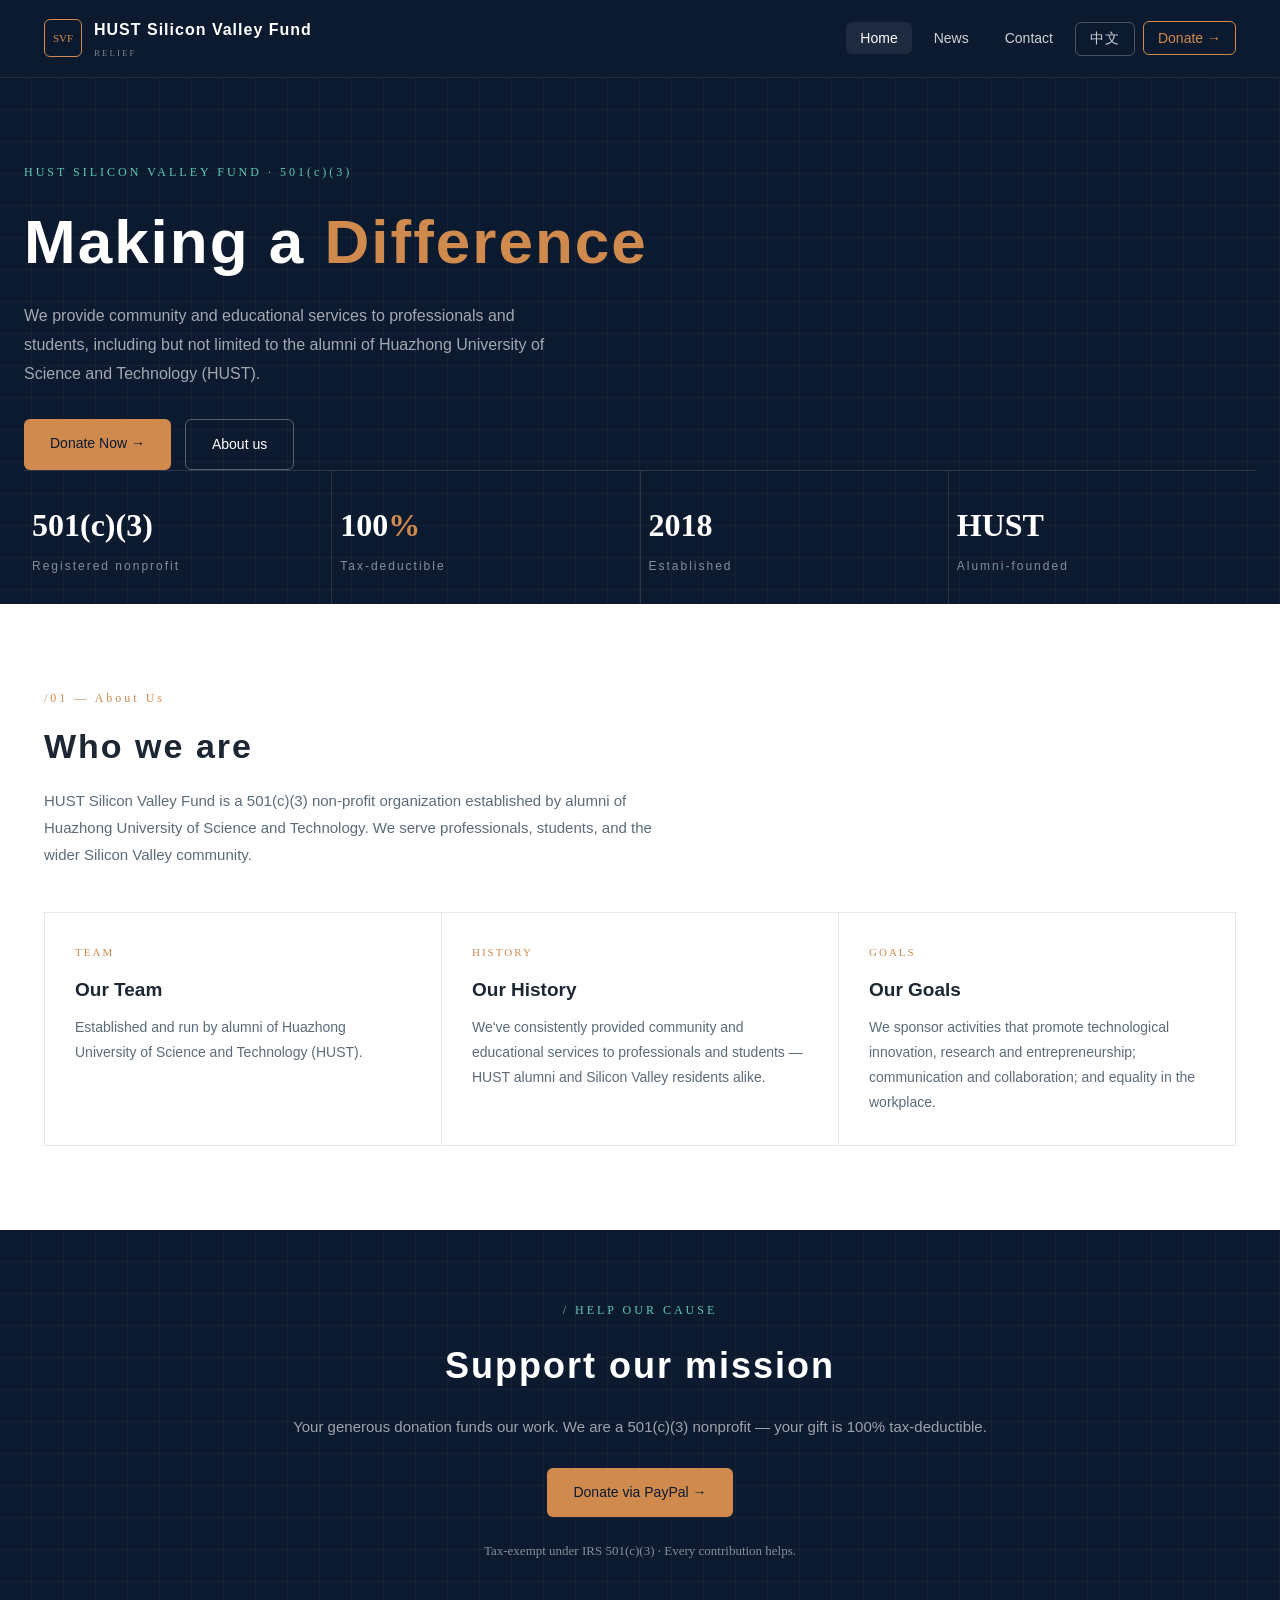
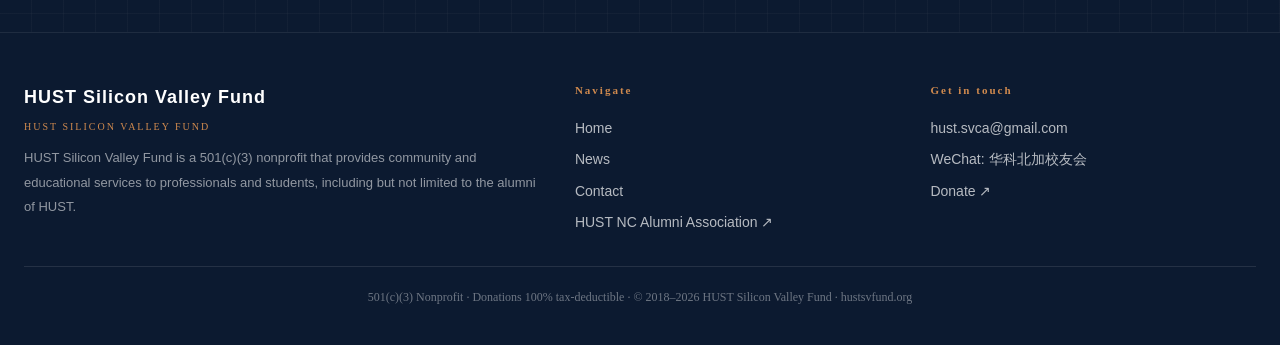
<file: index.html>
<!DOCTYPE html>
<html lang="en">
<head>
<meta charset="UTF-8">
<meta name="viewport" content="width=device-width, initial-scale=1.0">
<meta http-equiv="Content-Security-Policy" content="default-src 'self'; script-src 'self'; style-src 'self' 'unsafe-inline' https://fonts.googleapis.com; font-src https://fonts.gstatic.com; img-src 'self' data:; object-src 'none'; base-uri 'self'; form-action 'self'">
<title>HUST Silicon Valley Fund</title>
<script src="redirect.js"></script>
<meta http-equiv="refresh" content="1; url=en/index.html">
</head>
<body>
<p><a href="en/index.html">Enter site</a> · <a href="zh/index.html">进入中文站</a></p>
</body>
</html>
</file>
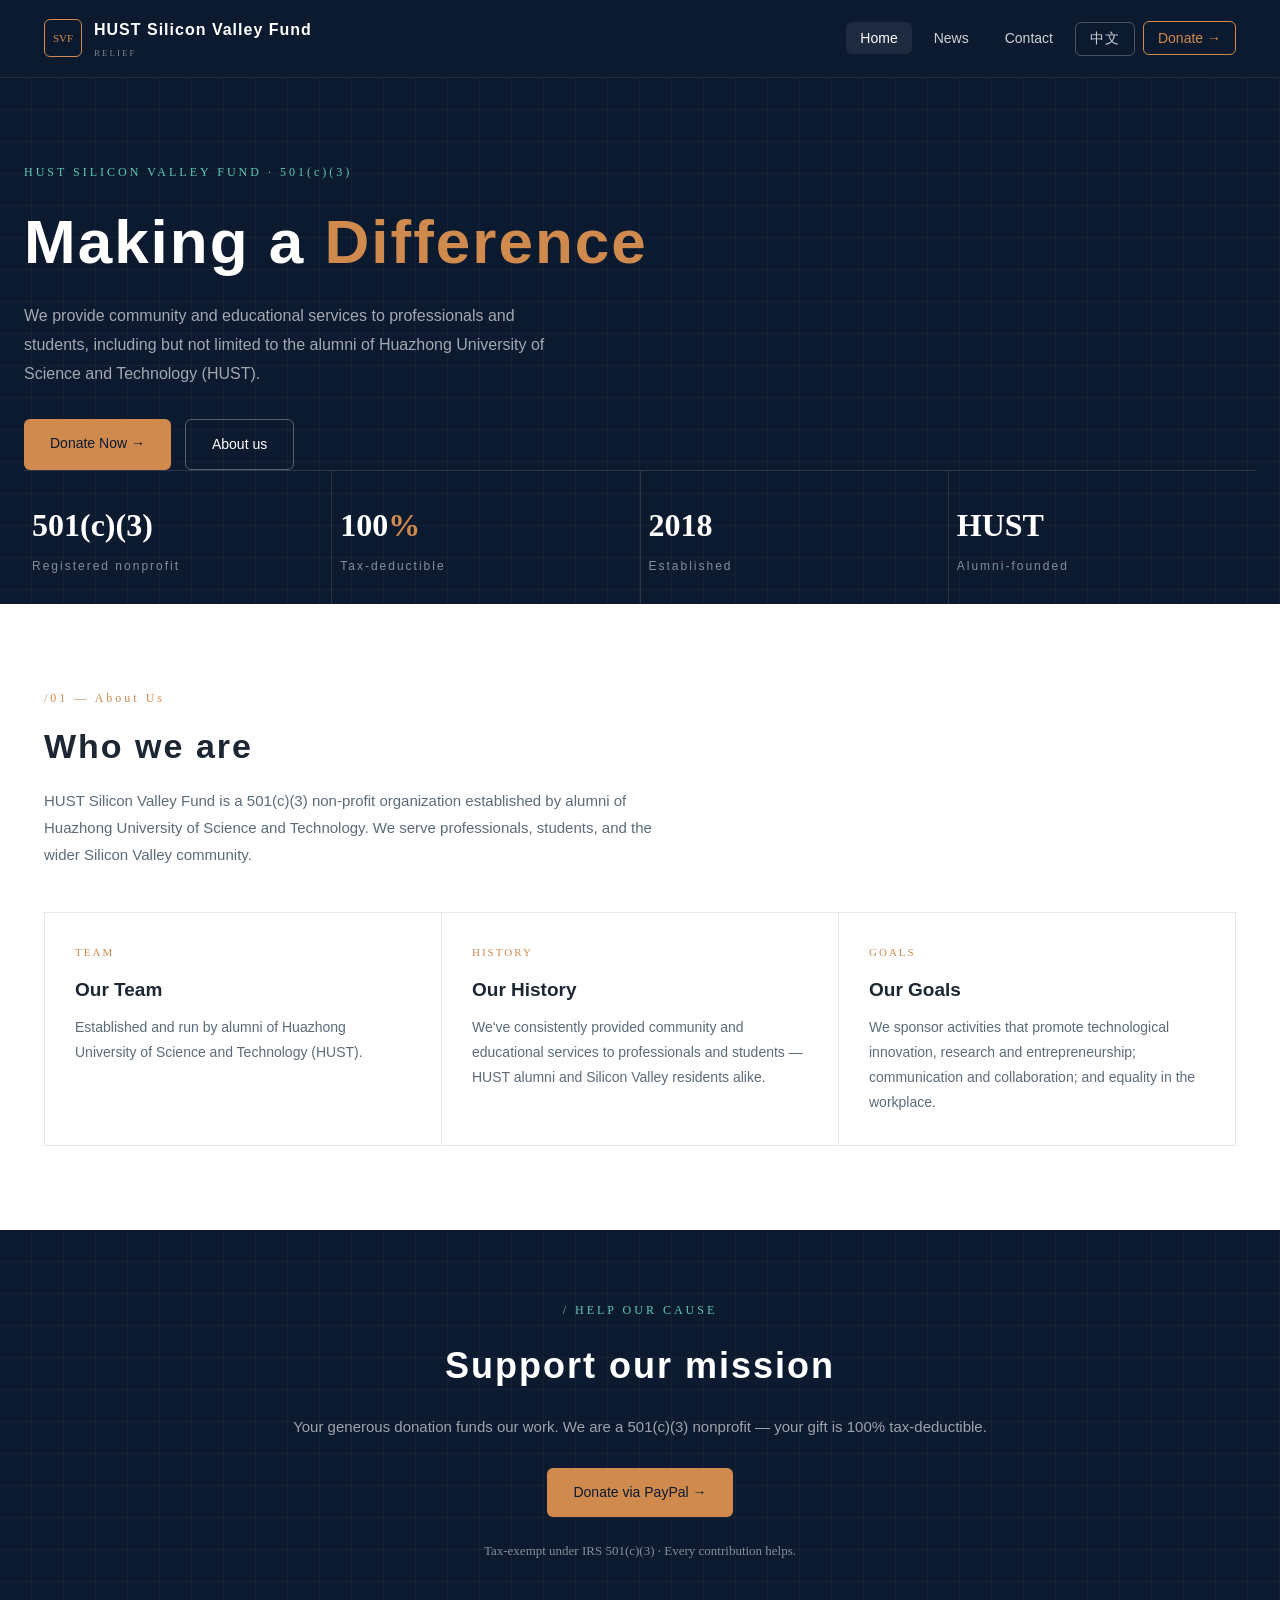
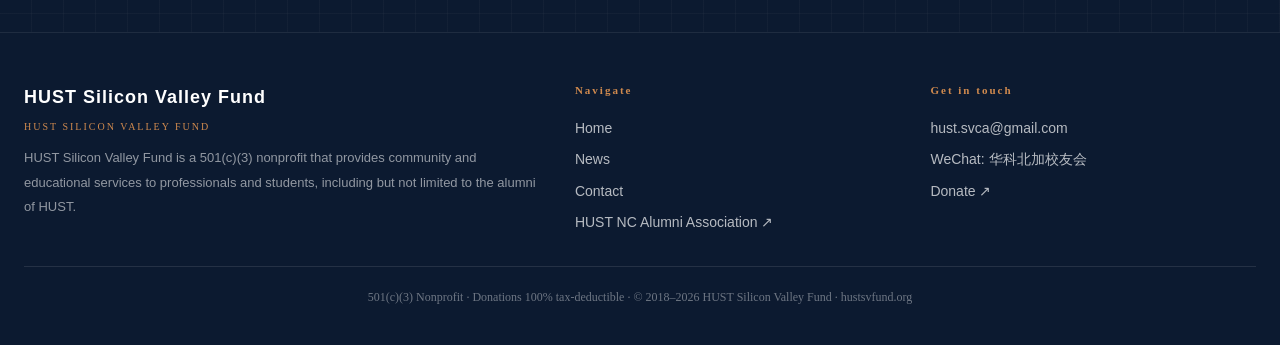
<file: en/index.html>
<!DOCTYPE html>
<html lang="en">
<head>
<meta charset="UTF-8">
<meta name="viewport" content="width=device-width, initial-scale=1.0">
<meta http-equiv="Content-Security-Policy" content="default-src 'self'; script-src 'self'; style-src 'self' 'unsafe-inline' https://fonts.googleapis.com; font-src https://fonts.gstatic.com; img-src 'self' data:; object-src 'none'; base-uri 'self'; form-action 'self'">
<title>HUST Silicon Valley Fund · Making a Difference</title>
<meta name="description" content="HUST Silicon Valley Fund is a 501(c)(3) nonprofit established by HUST alumni, providing community and educational services in Silicon Valley.">
<link rel="stylesheet" href="../style.css">
</head>
<body data-lang="en" data-page="index">
<header id="nav"></header>

<div class="grid-bg">
  <section class="hero">
    <div class="hero-inner">
      <div class="eyebrow">HUST SILICON VALLEY FUND · 501(c)(3)</div>
      <h1>Making a <span class="cp">Difference</span></h1>
      <p>We provide community and educational services to professionals and students, including but not limited to the alumni of Huazhong University of Science and Technology (HUST).</p>
      <div class="btns">
        <a class="btn btn-copper" href="https://www.paypal.com/donate/?business=hustsvca@gmail.com&item_name=HUST+Silicon+Valley+Fund&currency_code=USD" target="_blank" rel="noopener">Donate Now →</a>
        <a class="btn btn-ghost" href="#about">About us</a>
      </div>
    </div>
    <div class="stats">
      <div class="stat"><div class="num">501(c)(3)</div><div class="lab">Registered nonprofit</div></div>
      <div class="stat"><div class="num">100<span>%</span></div><div class="lab">Tax-deductible</div></div>
      <div class="stat"><div class="num">2018</div><div class="lab">Established</div></div>
      <div class="stat"><div class="num">HUST</div><div class="lab">Alumni-founded</div></div>
    </div>
  </section>
</div>

<section class="section" id="about">
  <div class="sec-head"><div class="idx">/01 — About Us</div><h2>Who we are</h2>
    <p>HUST Silicon Valley Fund is a 501(c)(3) non-profit organization established by alumni of Huazhong University of Science and Technology. We serve professionals, students, and the wider Silicon Valley community.</p></div>
  <div class="grid3">
    <div class="cell"><div class="k">TEAM</div><h3>Our Team</h3><p>Established and run by alumni of Huazhong University of Science and Technology (HUST).</p></div>
    <div class="cell"><div class="k">HISTORY</div><h3>Our History</h3><p>We've consistently provided community and educational services to professionals and students — HUST alumni and Silicon Valley residents alike.</p></div>
    <div class="cell"><div class="k">GOALS</div><h3>Our Goals</h3><p>We sponsor activities that promote technological innovation, research and entrepreneurship; communication and collaboration; and equality in the workplace.</p></div>
  </div>
</section>

<div class="grid-bg">
  <div class="join-cta">
    <div class="eyebrow">/ HELP OUR CAUSE</div>
    <h2>Support our mission</h2>
    <p>Your generous donation funds our work. We are a 501(c)(3) nonprofit — your gift is 100% tax-deductible.</p>
    <a class="btn btn-copper" href="https://www.paypal.com/donate/?business=hustsvca@gmail.com&item_name=HUST+Silicon+Valley+Fund&currency_code=USD" target="_blank" rel="noopener">Donate via PayPal →</a>
    <div class="contact-line">Tax-exempt under IRS 501(c)(3) · Every contribution helps.</div>
  </div>
</div>

<footer id="footer"></footer>
<script src="../site.js"></script>
</body>
</html>
</file>
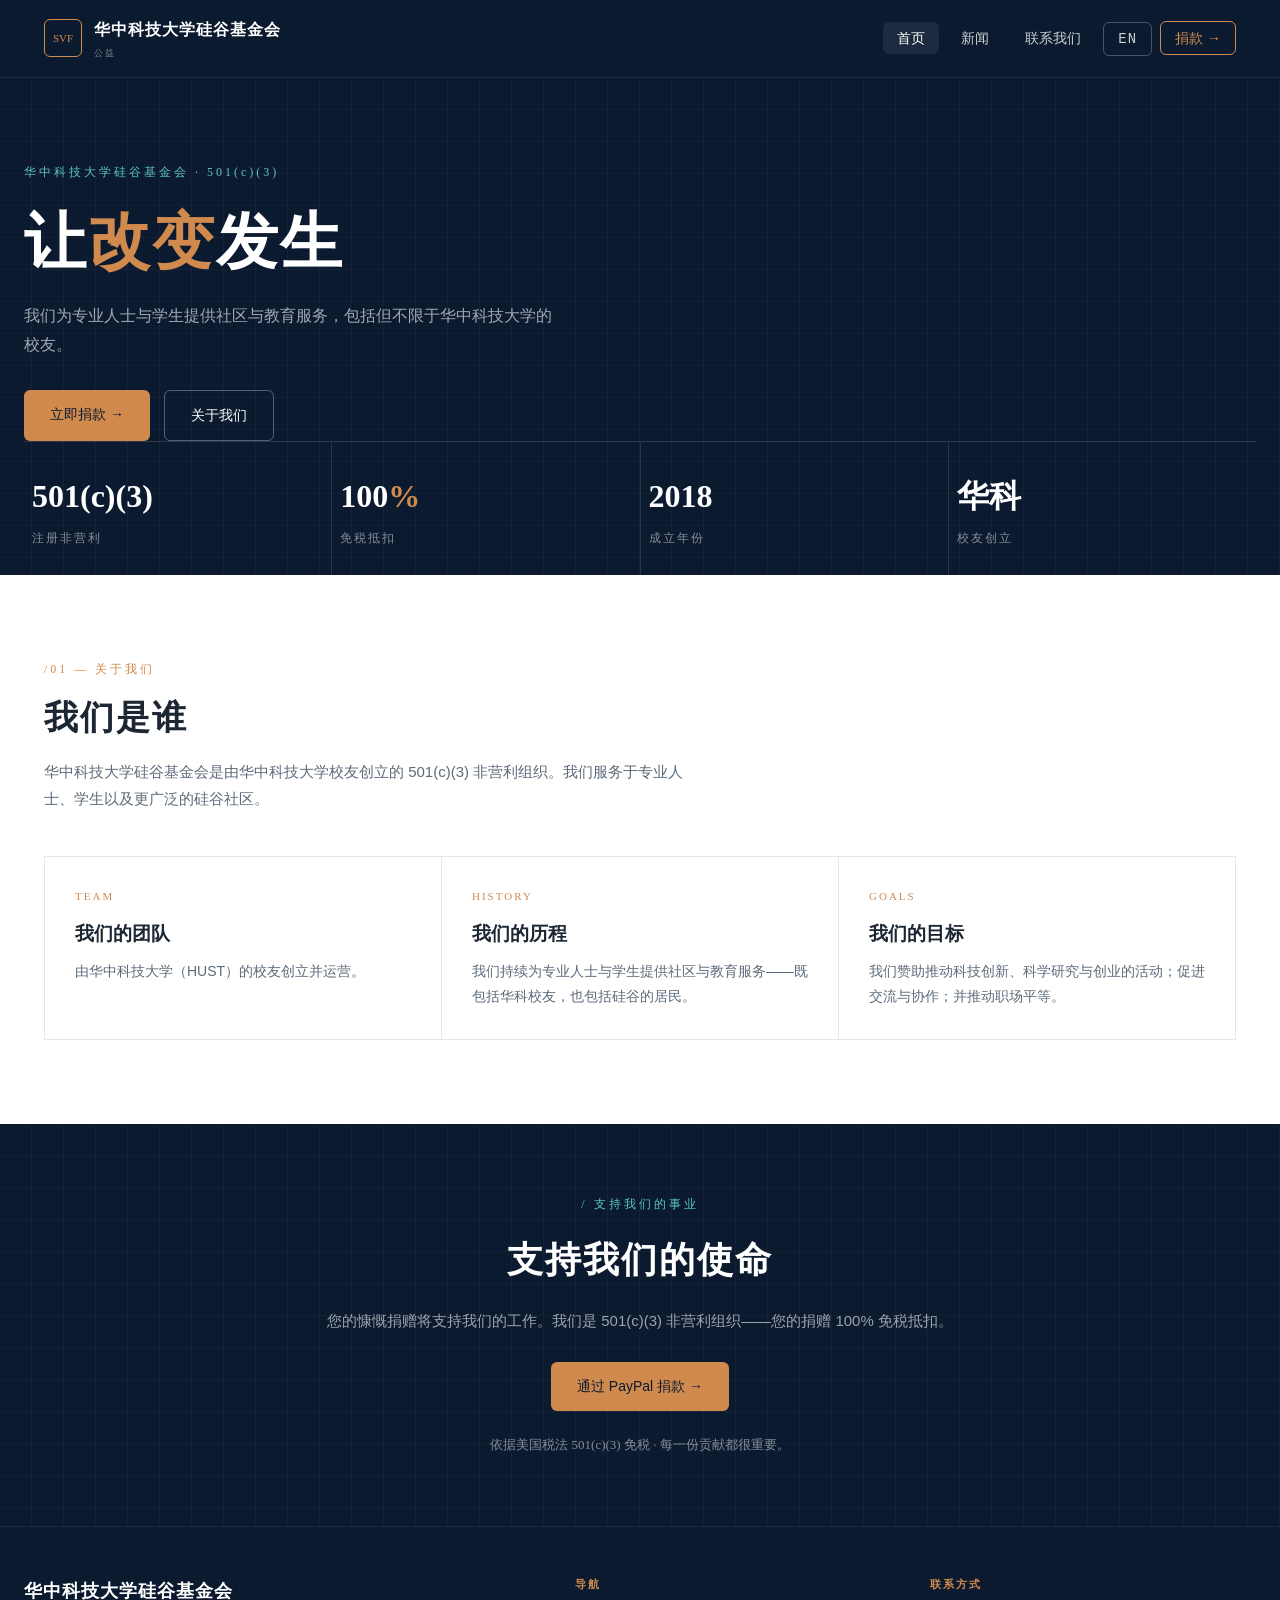
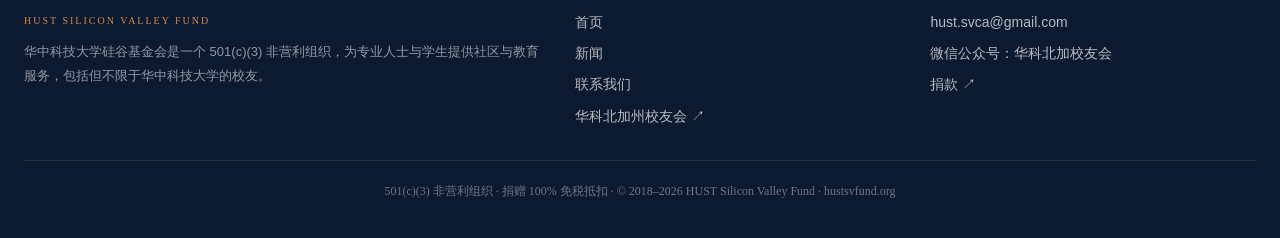
<file: zh/index.html>
<!DOCTYPE html>
<html lang="zh-CN">
<head>
<meta charset="UTF-8">
<meta name="viewport" content="width=device-width, initial-scale=1.0">
<meta http-equiv="Content-Security-Policy" content="default-src 'self'; script-src 'self'; style-src 'self' 'unsafe-inline' https://fonts.googleapis.com; font-src https://fonts.gstatic.com; img-src 'self' data:; object-src 'none'; base-uri 'self'; form-action 'self'">
<title>华中科技大学硅谷基金会 · 让改变发生</title>
<meta name="description" content="华中科技大学硅谷基金会是由华科校友创立的 501(c)(3) 非营利组织，在硅谷提供社区与教育服务。">
<link rel="stylesheet" href="../style.css">
</head>
<body data-lang="zh" data-page="index">
<header id="nav"></header>

<div class="grid-bg">
  <section class="hero">
    <div class="hero-inner">
      <div class="eyebrow">华中科技大学硅谷基金会 · 501(c)(3)</div>
      <h1>让<span class="cp">改变</span>发生</h1>
      <p>我们为专业人士与学生提供社区与教育服务，包括但不限于华中科技大学的校友。</p>
      <div class="btns">
        <a class="btn btn-copper" href="https://www.paypal.com/donate/?business=hustsvca@gmail.com&item_name=HUST+Silicon+Valley+Fund&currency_code=USD" target="_blank" rel="noopener">立即捐款 →</a>
        <a class="btn btn-ghost" href="#about">关于我们</a>
      </div>
    </div>
    <div class="stats">
      <div class="stat"><div class="num">501(c)(3)</div><div class="lab">注册非营利</div></div>
      <div class="stat"><div class="num">100<span>%</span></div><div class="lab">免税抵扣</div></div>
      <div class="stat"><div class="num">2018</div><div class="lab">成立年份</div></div>
      <div class="stat"><div class="num">华科</div><div class="lab">校友创立</div></div>
    </div>
  </section>
</div>

<section class="section" id="about">
  <div class="sec-head"><div class="idx">/01 — 关于我们</div><h2>我们是谁</h2>
    <p>华中科技大学硅谷基金会是由华中科技大学校友创立的 501(c)(3) 非营利组织。我们服务于专业人士、学生以及更广泛的硅谷社区。</p></div>
  <div class="grid3">
    <div class="cell"><div class="k">TEAM</div><h3>我们的团队</h3><p>由华中科技大学（HUST）的校友创立并运营。</p></div>
    <div class="cell"><div class="k">HISTORY</div><h3>我们的历程</h3><p>我们持续为专业人士与学生提供社区与教育服务——既包括华科校友，也包括硅谷的居民。</p></div>
    <div class="cell"><div class="k">GOALS</div><h3>我们的目标</h3><p>我们赞助推动科技创新、科学研究与创业的活动；促进交流与协作；并推动职场平等。</p></div>
  </div>
</section>

<div class="grid-bg">
  <div class="join-cta">
    <div class="eyebrow">/ 支持我们的事业</div>
    <h2>支持我们的使命</h2>
    <p>您的慷慨捐赠将支持我们的工作。我们是 501(c)(3) 非营利组织——您的捐赠 100% 免税抵扣。</p>
    <a class="btn btn-copper" href="https://www.paypal.com/donate/?business=hustsvca@gmail.com&item_name=HUST+Silicon+Valley+Fund&currency_code=USD" target="_blank" rel="noopener">通过 PayPal 捐款 →</a>
    <div class="contact-line">依据美国税法 501(c)(3) 免税 · 每一份贡献都很重要。</div>
  </div>
</div>

<footer id="footer"></footer>
<script src="../site.js"></script>
</body>
</html>
</file>
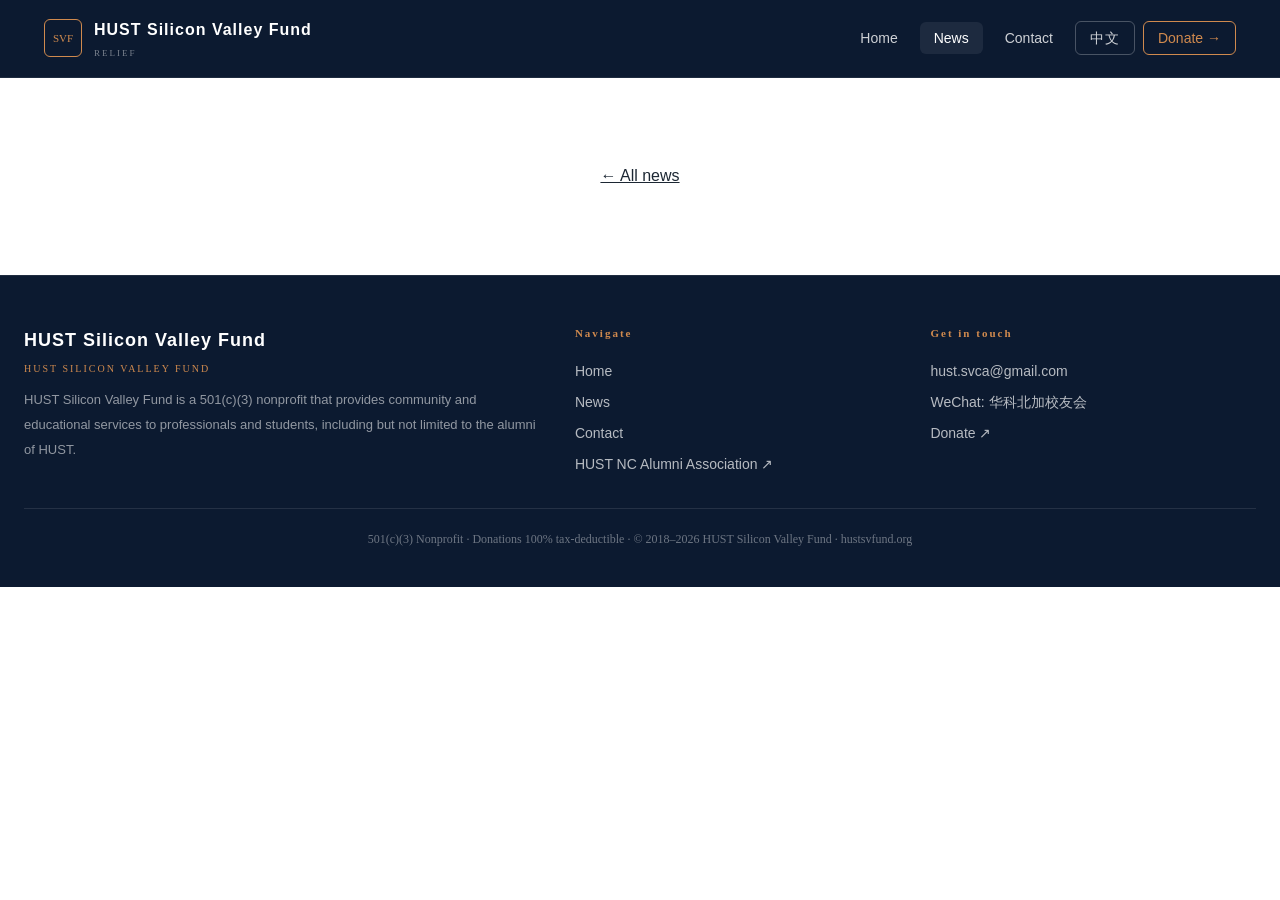
<file: en/article.html>
<!DOCTYPE html>
<html lang="en">
<head>
<meta charset="UTF-8">
<meta name="viewport" content="width=device-width, initial-scale=1.0">
<meta http-equiv="Content-Security-Policy" content="default-src 'self'; script-src 'self'; style-src 'self' 'unsafe-inline' https://fonts.googleapis.com; font-src https://fonts.gstatic.com; img-src 'self' data:; object-src 'none'; base-uri 'self'; form-action 'self'">
<title>News · HUST Silicon Valley Fund</title>
<link rel="stylesheet" href="../style.css">
</head>
<body data-lang="en" data-page="news">
<header id="nav"></header>
<section class="section">
  <article class="article" id="article"></article>
</section>
<footer id="footer"></footer>
<script src="../data/news.js"></script>
<script src="../site.js"></script>
</body>
</html>
</file>
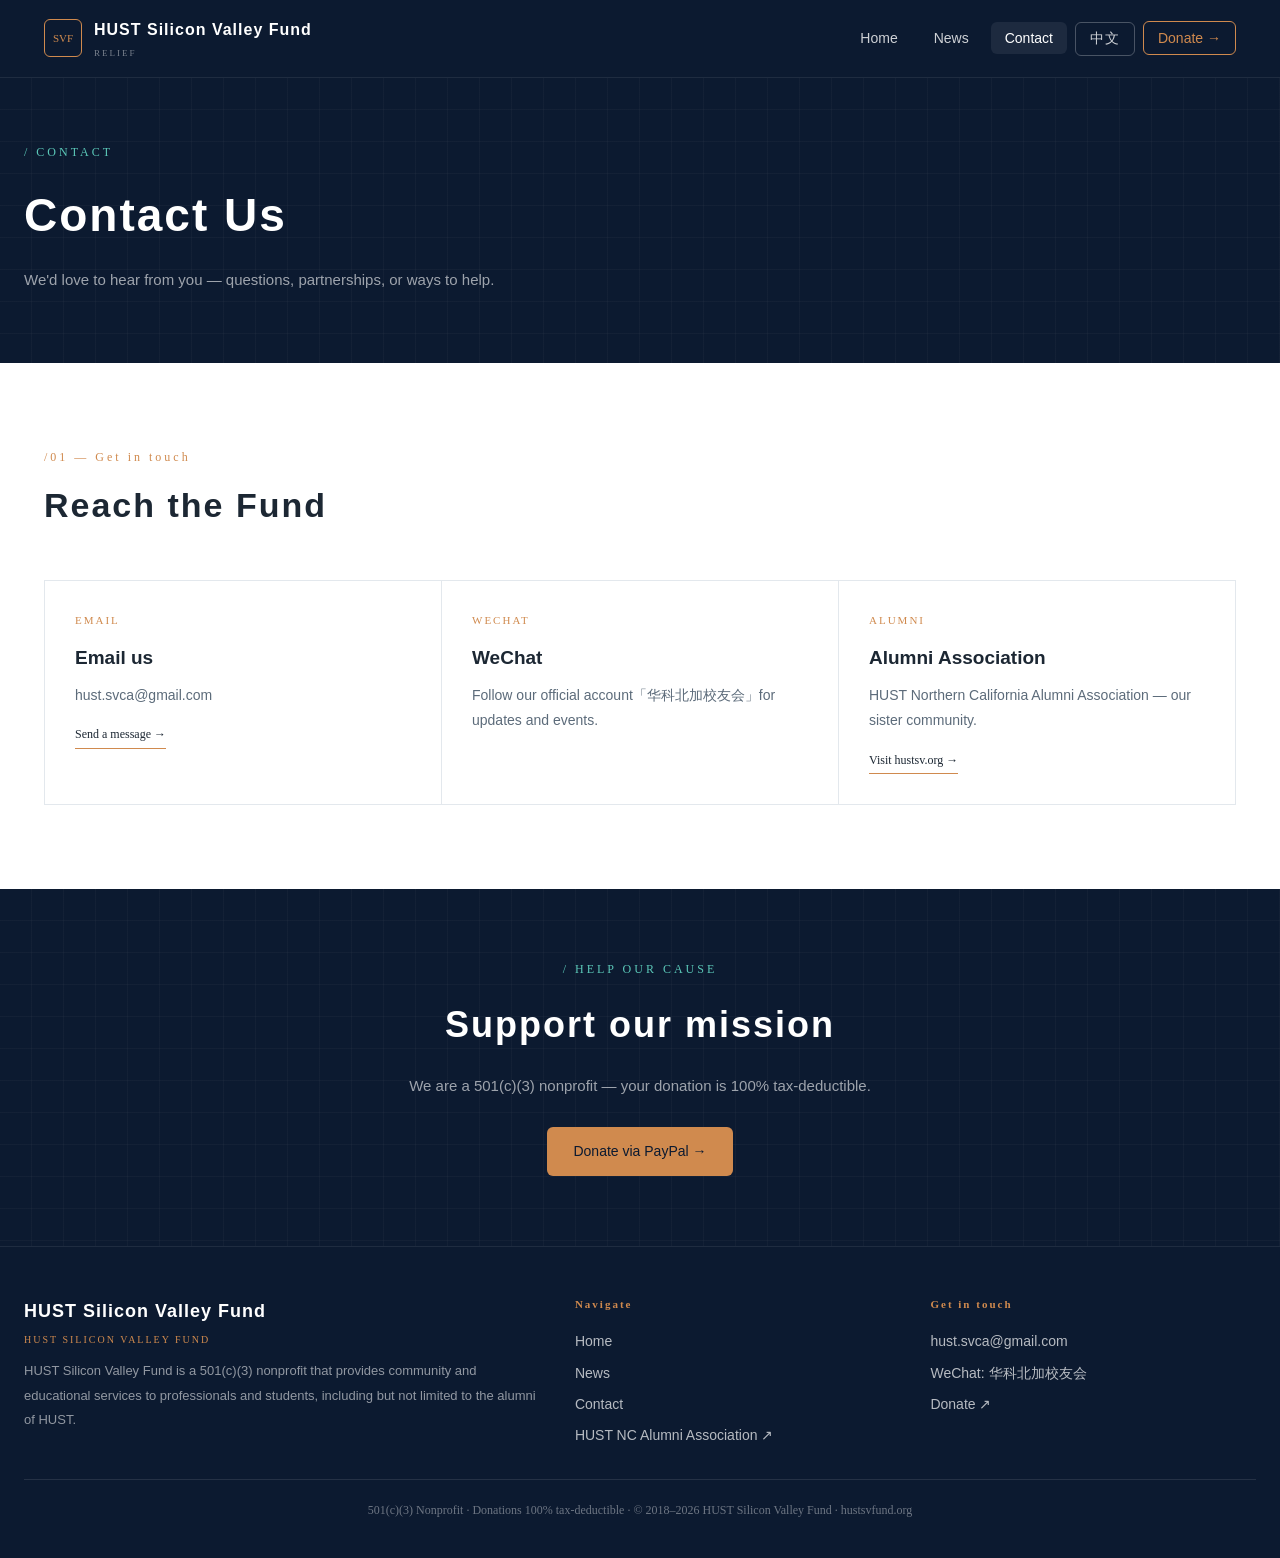
<file: en/contact.html>
<!DOCTYPE html>
<html lang="en">
<head>
<meta charset="UTF-8">
<meta name="viewport" content="width=device-width, initial-scale=1.0">
<meta http-equiv="Content-Security-Policy" content="default-src 'self'; script-src 'self'; style-src 'self' 'unsafe-inline' https://fonts.googleapis.com; font-src https://fonts.gstatic.com; img-src 'self' data:; object-src 'none'; base-uri 'self'; form-action 'self'">
<title>Contact · HUST Silicon Valley Fund</title>
<meta name="description" content="Get in touch with HUST Silicon Valley Fund, a 501(c)(3) nonprofit in Silicon Valley.">
<link rel="stylesheet" href="../style.css">
</head>
<body data-lang="en" data-page="contact">
<header id="nav"></header>

<div class="grid-bg page-head">
  <div class="inner">
    <div class="eyebrow">/ CONTACT</div>
    <h1>Contact Us</h1>
    <p>We'd love to hear from you — questions, partnerships, or ways to help.</p>
  </div>
</div>

<section class="section">
  <div class="sec-head"><div class="idx">/01 — Get in touch</div><h2>Reach the Fund</h2></div>
  <div class="grid3">
    <a class="cell" href="mailto:hust.svca@gmail.com"><div class="k">EMAIL</div><h3>Email us</h3><p>hust.svca@gmail.com</p><span class="more">Send a message →</span></a>
    <div class="cell"><div class="k">WECHAT</div><h3>WeChat</h3><p>Follow our official account「华科北加校友会」for updates and events.</p></div>
    <a class="cell" href="https://hustsv.org" target="_blank" rel="noopener"><div class="k">ALUMNI</div><h3>Alumni Association</h3><p>HUST Northern California Alumni Association — our sister community.</p><span class="more">Visit hustsv.org →</span></a>
  </div>
</section>

<div class="grid-bg">
  <div class="join-cta">
    <div class="eyebrow">/ HELP OUR CAUSE</div>
    <h2>Support our mission</h2>
    <p>We are a 501(c)(3) nonprofit — your donation is 100% tax-deductible.</p>
    <a class="btn btn-copper" href="https://www.paypal.com/donate/?business=hustsvca@gmail.com&item_name=HUST+Silicon+Valley+Fund&currency_code=USD" target="_blank" rel="noopener">Donate via PayPal →</a>
  </div>
</div>

<footer id="footer"></footer>
<script src="../site.js"></script>
</body>
</html>
</file>
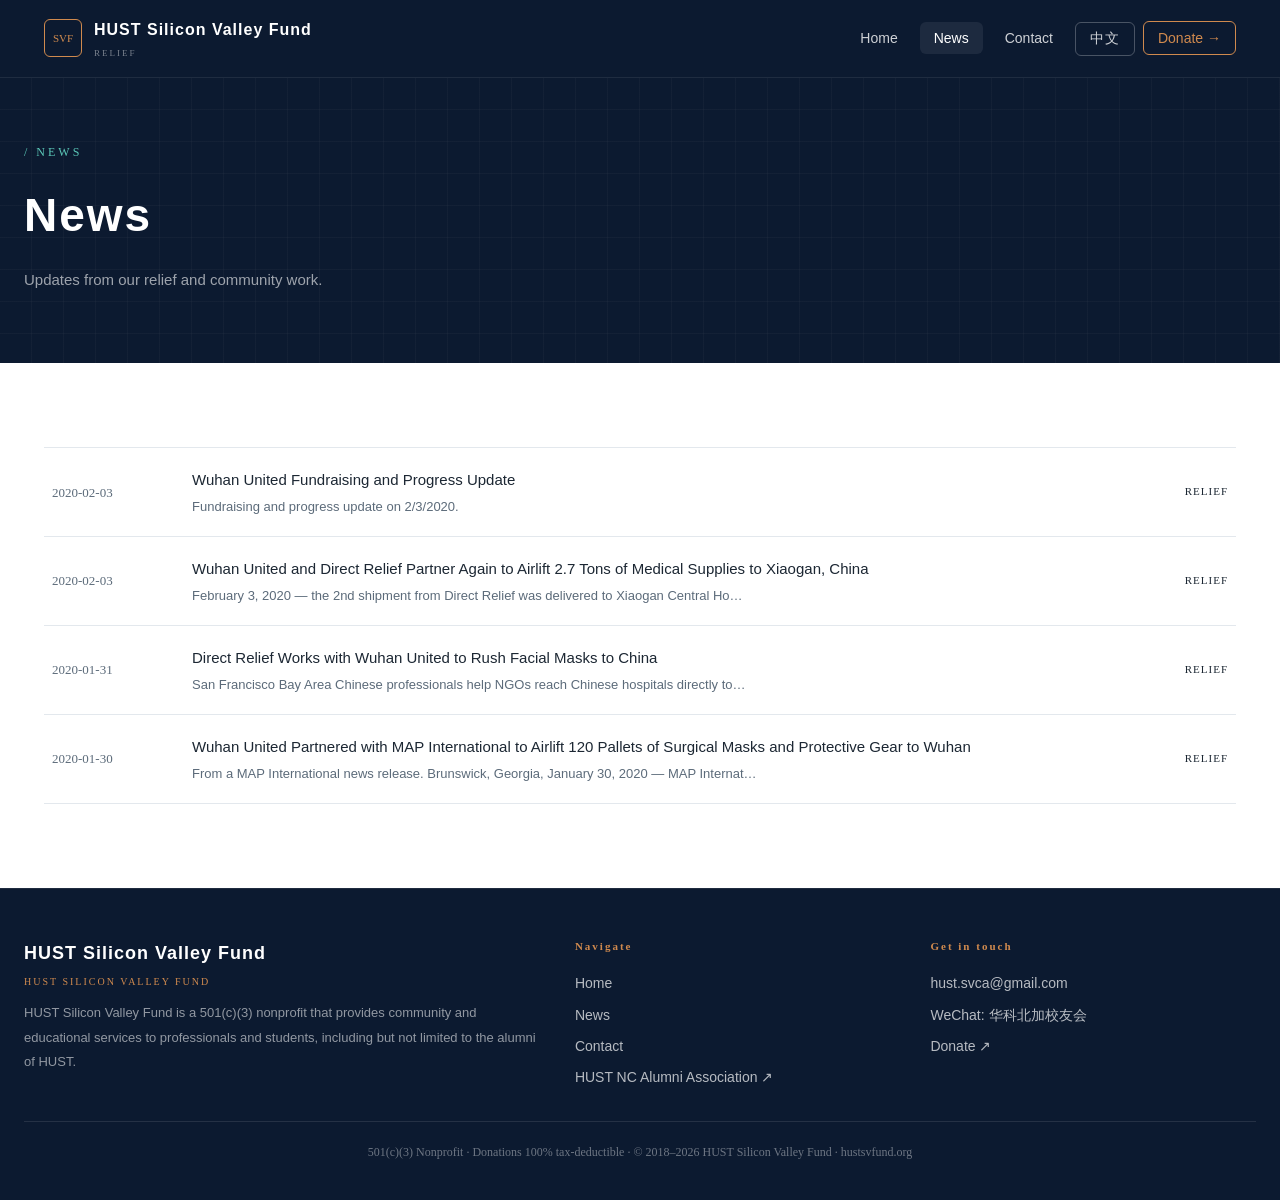
<file: en/news.html>
<!DOCTYPE html>
<html lang="en">
<head>
<meta charset="UTF-8">
<meta name="viewport" content="width=device-width, initial-scale=1.0">
<meta http-equiv="Content-Security-Policy" content="default-src 'self'; script-src 'self'; style-src 'self' 'unsafe-inline' https://fonts.googleapis.com; font-src https://fonts.gstatic.com; img-src 'self' data:; object-src 'none'; base-uri 'self'; form-action 'self'">
<title>News · HUST Silicon Valley Fund</title>
<meta name="description" content="News and updates from HUST Silicon Valley Fund, including the 2020 Wuhan United COVID-19 relief effort.">
<link rel="stylesheet" href="../style.css">
</head>
<body data-lang="en" data-page="news">
<header id="nav"></header>

<div class="grid-bg page-head">
  <div class="inner">
    <div class="eyebrow">/ NEWS</div>
    <h1>News</h1>
    <p>Updates from our relief and community work.</p>
  </div>
</div>

<section class="section">
  <div class="archive" id="news-list"></div>
</section>

<footer id="footer"></footer>
<script src="../data/news.js"></script>
<script src="../site.js"></script>
</body>
</html>
</file>
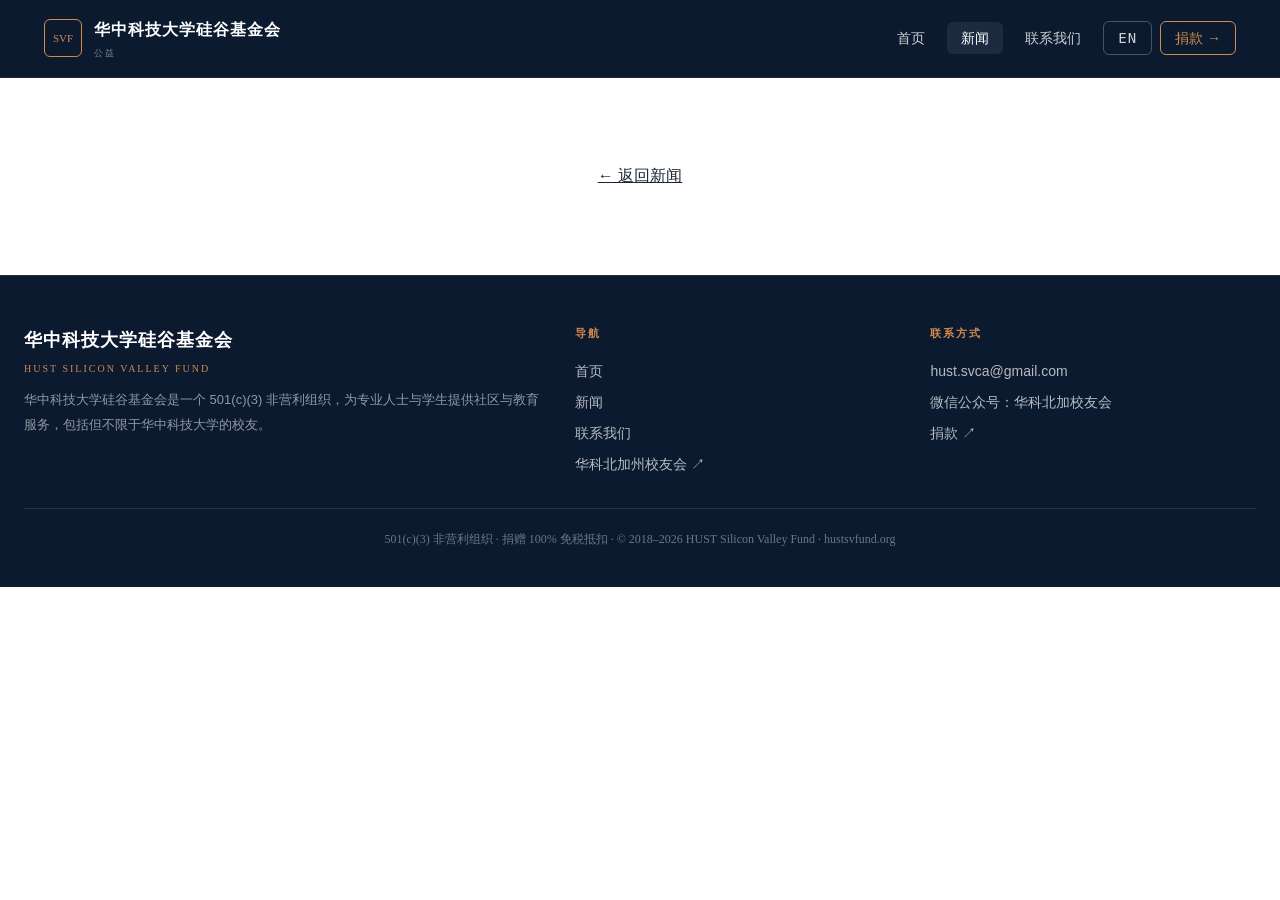
<file: zh/article.html>
<!DOCTYPE html>
<html lang="zh-CN">
<head>
<meta charset="UTF-8">
<meta name="viewport" content="width=device-width, initial-scale=1.0">
<meta http-equiv="Content-Security-Policy" content="default-src 'self'; script-src 'self'; style-src 'self' 'unsafe-inline' https://fonts.googleapis.com; font-src https://fonts.gstatic.com; img-src 'self' data:; object-src 'none'; base-uri 'self'; form-action 'self'">
<title>新闻 · 华中科技大学硅谷基金会</title>
<link rel="stylesheet" href="../style.css">
</head>
<body data-lang="zh" data-page="news">
<header id="nav"></header>
<section class="section">
  <article class="article" id="article"></article>
</section>
<footer id="footer"></footer>
<script src="../data/news.js"></script>
<script src="../site.js"></script>
</body>
</html>
</file>
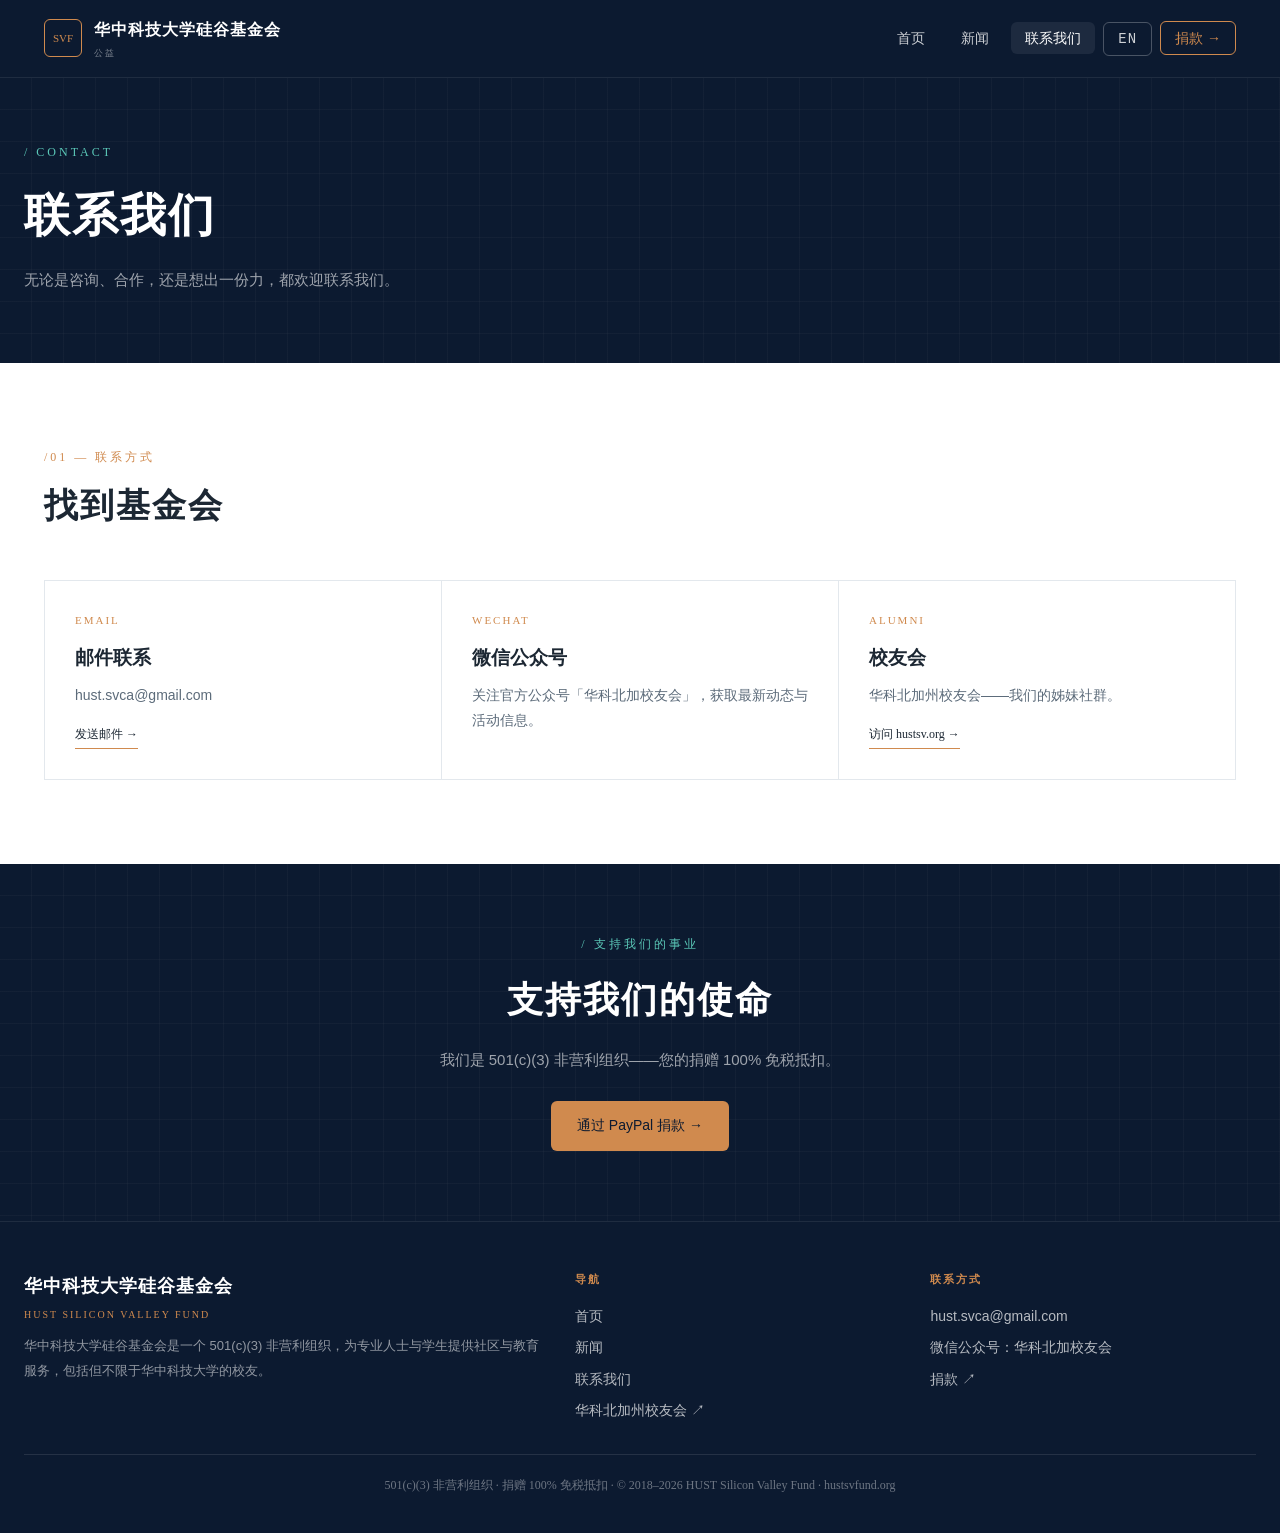
<file: zh/contact.html>
<!DOCTYPE html>
<html lang="zh-CN">
<head>
<meta charset="UTF-8">
<meta name="viewport" content="width=device-width, initial-scale=1.0">
<meta http-equiv="Content-Security-Policy" content="default-src 'self'; script-src 'self'; style-src 'self' 'unsafe-inline' https://fonts.googleapis.com; font-src https://fonts.gstatic.com; img-src 'self' data:; object-src 'none'; base-uri 'self'; form-action 'self'">
<title>联系我们 · 华中科技大学硅谷基金会</title>
<meta name="description" content="联系华中科技大学硅谷基金会——一个位于硅谷的 501(c)(3) 非营利组织。">
<link rel="stylesheet" href="../style.css">
</head>
<body data-lang="zh" data-page="contact">
<header id="nav"></header>

<div class="grid-bg page-head">
  <div class="inner">
    <div class="eyebrow">/ CONTACT</div>
    <h1>联系我们</h1>
    <p>无论是咨询、合作，还是想出一份力，都欢迎联系我们。</p>
  </div>
</div>

<section class="section">
  <div class="sec-head"><div class="idx">/01 — 联系方式</div><h2>找到基金会</h2></div>
  <div class="grid3">
    <a class="cell" href="mailto:hust.svca@gmail.com"><div class="k">EMAIL</div><h3>邮件联系</h3><p>hust.svca@gmail.com</p><span class="more">发送邮件 →</span></a>
    <div class="cell"><div class="k">WECHAT</div><h3>微信公众号</h3><p>关注官方公众号「华科北加校友会」，获取最新动态与活动信息。</p></div>
    <a class="cell" href="https://hustsv.org" target="_blank" rel="noopener"><div class="k">ALUMNI</div><h3>校友会</h3><p>华科北加州校友会——我们的姊妹社群。</p><span class="more">访问 hustsv.org →</span></a>
  </div>
</section>

<div class="grid-bg">
  <div class="join-cta">
    <div class="eyebrow">/ 支持我们的事业</div>
    <h2>支持我们的使命</h2>
    <p>我们是 501(c)(3) 非营利组织——您的捐赠 100% 免税抵扣。</p>
    <a class="btn btn-copper" href="https://www.paypal.com/donate/?business=hustsvca@gmail.com&item_name=HUST+Silicon+Valley+Fund&currency_code=USD" target="_blank" rel="noopener">通过 PayPal 捐款 →</a>
  </div>
</div>

<footer id="footer"></footer>
<script src="../site.js"></script>
</body>
</html>
</file>
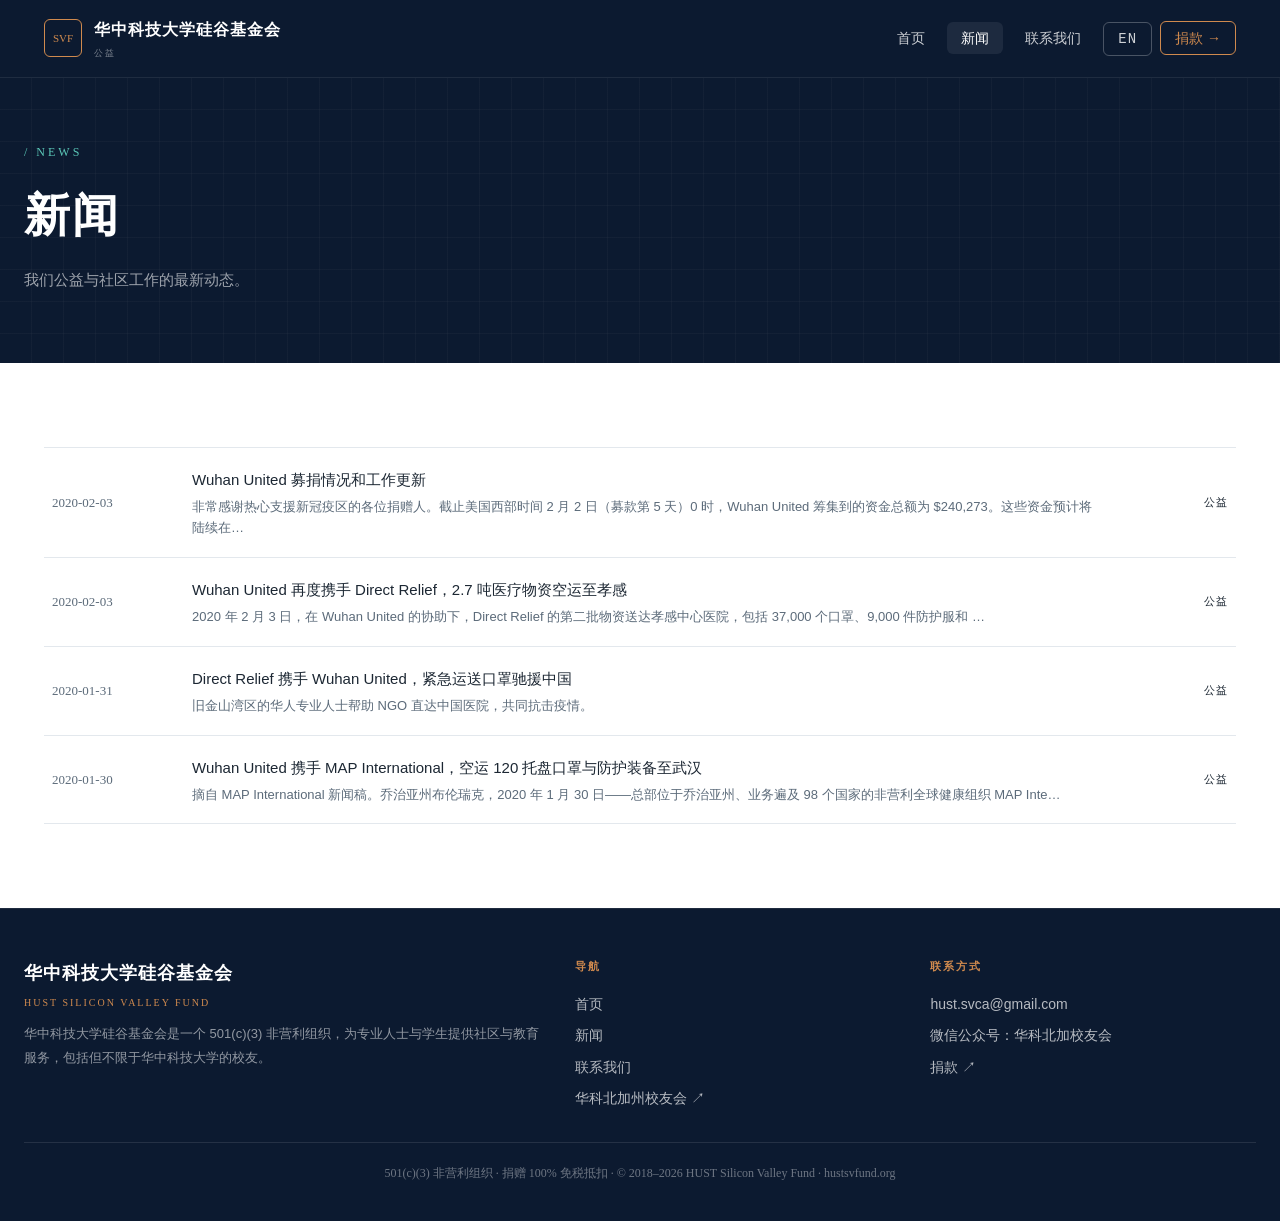
<file: zh/news.html>
<!DOCTYPE html>
<html lang="zh-CN">
<head>
<meta charset="UTF-8">
<meta name="viewport" content="width=device-width, initial-scale=1.0">
<meta http-equiv="Content-Security-Policy" content="default-src 'self'; script-src 'self'; style-src 'self' 'unsafe-inline' https://fonts.googleapis.com; font-src https://fonts.gstatic.com; img-src 'self' data:; object-src 'none'; base-uri 'self'; form-action 'self'">
<title>新闻 · 华中科技大学硅谷基金会</title>
<meta name="description" content="华中科技大学硅谷基金会的新闻与动态，包括 2020 年 Wuhan United 抗击新冠疫情行动。">
<link rel="stylesheet" href="../style.css">
</head>
<body data-lang="zh" data-page="news">
<header id="nav"></header>

<div class="grid-bg page-head">
  <div class="inner">
    <div class="eyebrow">/ NEWS</div>
    <h1>新闻</h1>
    <p>我们公益与社区工作的最新动态。</p>
  </div>
</div>

<section class="section">
  <div class="archive" id="news-list"></div>
</section>

<footer id="footer"></footer>
<script src="../data/news.js"></script>
<script src="../site.js"></script>
</body>
</html>
</file>
<file: style.css>
/* ============================================================
   风格 C · 山海连线  —  华科北加州校友会
   响应式工程档案风（电脑 + 手机自适应）
   ============================================================ */
@import url('https://fonts.googleapis.com/css2?family=Space+Grotesk:wght@400;500;700&family=Noto+Sans+SC:wght@300;400;500;700;900&family=IBM+Plex+Mono:wght@400;500&display=swap');

:root{
  --night:#0C1A30; --night-2:#12243F; --night-3:#1A3050;
  --copper:#D08A4E; --copper-d:#B5713A; --signal:#5BC8B8;
  --fog:#F4F6F8; --line:#E3E8ED; --ink:#1C2733; --muted:#5C6B7A;
  --grid:rgba(255,255,255,.06);
  --maxw:1240px;
}
*{margin:0;padding:0;box-sizing:border-box}
html{scroll-behavior:smooth}
body{font-family:'Noto Sans SC',sans-serif;background:#fff;color:var(--ink);line-height:1.8}
.mono{font-family:'IBM Plex Mono',monospace}
.grot{font-family:'Space Grotesk','Noto Sans SC',sans-serif}
a{color:inherit}
img{max-width:100%;display:block}

/* ---------- 导航 ---------- */
.nav{position:sticky;top:0;z-index:50;background:var(--night);border-bottom:1px solid rgba(255,255,255,.08)}
.nav-inner{max-width:var(--maxw);margin:0 auto;display:flex;align-items:center;justify-content:space-between;padding:16px 24px}
.brand{display:flex;align-items:center;gap:12px;text-decoration:none;color:#fff}
.brand .chip{width:38px;height:38px;border:1.5px solid var(--copper);color:var(--copper);display:grid;place-items:center;font-family:'IBM Plex Mono';font-size:11px;border-radius:6px;flex:none}
.brand b{font-size:16px;font-weight:700;letter-spacing:1px}
.brand small{display:block;font-family:'IBM Plex Mono';font-size:9px;color:rgba(255,255,255,.45);letter-spacing:2px}
.nav-links{display:flex;align-items:center;gap:8px;list-style:none}
.nav-links a{text-decoration:none;color:rgba(255,255,255,.8);font-size:14px;padding:8px 14px;border-radius:6px;white-space:nowrap}
.nav-links a:hover{color:var(--signal)}
.nav-links a.active{color:#fff;background:rgba(255,255,255,.07)}
.nav-cta{border:1px solid var(--copper);color:var(--copper) !important}
.nav-cta:hover{background:var(--copper);color:var(--night) !important}
.lang-toggle{border:1px solid rgba(255,255,255,.25);border-radius:5px;letter-spacing:1px;font-size:12px}
.lang-toggle:hover{border-color:var(--copper)}
.burger{display:none;width:40px;height:40px;background:none;border:none;cursor:pointer;flex-direction:column;gap:5px;align-items:center;justify-content:center}
.burger span{width:20px;height:2px;background:var(--copper);border-radius:2px;transition:.25s}
.burger.open span:nth-child(1){transform:translateY(7px) rotate(45deg)}
.burger.open span:nth-child(2){opacity:0}
.burger.open span:nth-child(3){transform:translateY(-7px) rotate(-45deg)}

/* ---------- 通用区块 ---------- */
.section{max-width:var(--maxw);margin:0 auto;padding:84px 24px}
.section.fog-wrap{max-width:none;padding:0}
.fog{background:var(--fog)}
.fog .section{padding:84px 24px}
.sec-head{margin-bottom:44px}
.sec-head .idx{font-family:'IBM Plex Mono';font-size:12px;color:var(--copper);letter-spacing:3px}
.sec-head h2{font-size:34px;font-weight:900;letter-spacing:2px;margin-top:6px}
.sec-head p{color:var(--muted);font-size:15px;margin-top:10px;max-width:640px}
.center{text-align:center}

.btn{display:inline-block;font-size:14px;font-weight:500;padding:12px 26px;border-radius:6px;text-decoration:none;transition:.2s}
.btn-copper{background:var(--copper);color:var(--night)}
.btn-copper:hover{background:var(--copper-d)}
.btn-ghost{border:1px solid rgba(255,255,255,.3);color:#fff}
.btn-ghost:hover{border-color:var(--copper);color:var(--copper)}
.btn-dark{border:1px solid var(--ink);color:var(--ink)}
.btn-dark:hover{background:var(--ink);color:#fff}

/* ---------- 网格背景（深色区） ---------- */
.grid-bg{background:
  linear-gradient(transparent 31px,var(--grid) 32px),
  linear-gradient(90deg,transparent 31px,var(--grid) 32px);
  background-size:32px 32px;background-color:var(--night);color:#fff;position:relative;overflow:hidden}

/* ---------- 首页 Hero ---------- */
.hero{padding:84px 24px 0}
.hero-inner{max-width:var(--maxw);margin:0 auto}
.hero .eyebrow{font-family:'IBM Plex Mono';font-size:12px;color:var(--signal);letter-spacing:3px}
.hero h1{font-size:62px;font-weight:900;line-height:1.3;margin-top:18px;letter-spacing:2px}
.hero h1 .cp{color:var(--copper)}
.hero p{margin-top:20px;color:rgba(255,255,255,.62);max-width:540px;font-weight:300;font-size:16px}
.hero .btns{margin-top:30px;display:flex;gap:14px;flex-wrap:wrap}
.trace{display:block;margin:34px auto 0;max-width:var(--maxw);width:100%}
.trace .wire{fill:none;stroke:var(--copper);stroke-width:2;stroke-dasharray:8 6;animation:flow 18s linear infinite}
@keyframes flow{to{stroke-dashoffset:-700}}
.trace .pad{fill:var(--night);stroke:var(--copper);stroke-width:2}
.trace .lbl{font-family:'IBM Plex Mono';font-size:13px;fill:#fff}
.trace .geo{font-family:'IBM Plex Mono';font-size:10px;fill:var(--signal)}
.trace-m{display:none}
.trace-m .lbl{font-size:15px}
.trace-m .geo{font-size:11px}
@media(max-width:780px){.trace{display:none}.trace-m{display:block;max-width:400px;margin-top:24px}}

/* ---------- 数据条（深色） ---------- */
.stats{display:flex;max-width:var(--maxw);margin:0 auto;border-top:1px solid rgba(255,255,255,.12)}
.stat{flex:1;padding:26px 8px;border-right:1px solid rgba(255,255,255,.12)}
.stat:last-child{border-right:none}
.stat .num{font-family:'Space Grotesk';font-size:32px;font-weight:700;color:#fff}
.stat .num span{color:var(--copper)}
.stat .lab{font-size:12px;color:rgba(255,255,255,.5);letter-spacing:2px;margin-top:2px}

/* ---------- 三宫格 ---------- */
.grid3{display:grid;grid-template-columns:repeat(3,1fr);gap:1px;background:var(--line);border:1px solid var(--line)}
.cell{background:#fff;padding:30px;transition:.2s;text-decoration:none;color:inherit;display:block}
.cell:hover{background:var(--fog)}
.cell .k{font-family:'IBM Plex Mono';font-size:11px;color:var(--copper);letter-spacing:2px}
.cell h3{font-size:19px;font-weight:700;margin:10px 0 8px}
.cell p{font-size:14px;color:var(--muted);font-weight:300}
.cell .more{display:inline-block;margin-top:16px;font-family:'IBM Plex Mono';font-size:12px;border-bottom:1px solid var(--copper);padding-bottom:2px}
.cell:hover .more{color:var(--copper)}

/* ---------- 页面头部（深色 + 网格） ---------- */
.page-head{padding:64px 24px 70px}
.page-head .inner{max-width:var(--maxw);margin:0 auto}
.page-head .eyebrow{font-family:'IBM Plex Mono';font-size:12px;color:var(--signal);letter-spacing:3px}
.page-head h1{font-size:46px;font-weight:900;letter-spacing:2px;margin-top:10px}
.page-head p{color:rgba(255,255,255,.6);margin-top:10px;font-size:15px}

/* ---------- 关于：领导层 ---------- */
.le-grid{display:grid;grid-template-columns:repeat(3,1fr);gap:1px;background:var(--line);border:1px solid var(--line)}
.le-card{background:#fff;padding:28px;transition:.2s}
.le-card:hover{background:var(--fog)}
.le-card.lead{background:var(--night);color:#fff}
.le-top{display:flex;align-items:center;gap:14px}
.le-avatar{width:52px;height:52px;border-radius:8px;display:grid;place-items:center;font-family:'Space Grotesk';font-size:22px;font-weight:700;color:#fff;background:linear-gradient(135deg,var(--night-3),var(--copper));flex:none}
.le-card.lead .le-avatar{background:var(--copper);color:var(--night)}
.le-role{font-family:'IBM Plex Mono';font-size:11px;color:var(--copper);letter-spacing:1px}
.le-name{font-size:22px;font-weight:700;letter-spacing:1px}
.le-meta{font-family:'IBM Plex Mono';font-size:12px;color:var(--muted);margin-top:16px}
.le-card.lead .le-meta{color:rgba(255,255,255,.55)}
.le-org{font-size:14px;margin-top:4px}

/* 历届会长 —— 电路节点时间轴 */
.pres-line{display:flex;justify-content:space-between;position:relative;margin-top:50px;padding:0 6px}
.pres-line::before{content:'';position:absolute;top:7px;left:6px;right:6px;height:2px;background:var(--line)}
.pnode{position:relative;text-align:center;flex:1}
.pnode .dot{width:16px;height:16px;border-radius:50%;background:#fff;border:3px solid var(--copper);margin:0 auto;position:relative;z-index:2}
.pnode.now .dot{background:var(--copper)}
.pnode .yr{font-family:'Space Grotesk';font-size:20px;font-weight:700;margin-top:14px;color:var(--ink)}
.pnode .nm{font-size:15px;font-weight:500;margin-top:2px}
.pnode .tm{font-family:'IBM Plex Mono';font-size:11px;color:var(--muted);letter-spacing:1px}
.pnode.now .tm{color:var(--copper)}

/* ---------- 活动报道 / 存档 ---------- */
.filters{display:flex;flex-wrap:wrap;gap:8px;margin-bottom:8px}
.filter{font-family:'IBM Plex Mono';font-size:12px;letter-spacing:1px;padding:8px 16px;border:1px solid var(--line);background:#fff;cursor:pointer;transition:.2s;color:var(--ink);border-radius:4px}
.filter:hover{border-color:var(--copper)}
.filter.active{background:var(--night);color:#fff;border-color:var(--night)}
.arch-count{font-family:'IBM Plex Mono';font-size:12px;color:var(--muted);margin:18px 0 10px}
.archive{border-top:1px solid var(--line)}
.entry{display:grid;grid-template-columns:120px 1fr 110px;gap:20px;align-items:center;padding:18px 8px;border-bottom:1px solid var(--line);transition:.15s}
.entry:hover{background:var(--fog);padding-left:16px}
.entry .d{font-family:'IBM Plex Mono';font-size:13px;color:var(--muted)}
.entry .tt{font-size:15px;font-weight:500}
.entry .tag{font-family:'IBM Plex Mono';font-size:11px;letter-spacing:1px;text-align:right;white-space:nowrap}
.tag.cat-bbq{color:var(--copper)}.tag.cat-forum{color:var(--signal)}
.tag.cat-gala{color:#C2607A}.tag.cat-charity{color:#7A9CC2}.tag.cat-other{color:#9A8AC2}

/* ---------- 硅谷论坛 ---------- */
.forum-list{display:flex;flex-direction:column;border-top:1px solid var(--line)}
.forum-card{display:grid;grid-template-columns:80px 1fr 80px;gap:24px;align-items:center;padding:24px 8px;border-bottom:1px solid var(--line);transition:.15s}
.forum-card:hover{background:var(--fog);padding-left:16px}
.forum-card .no{font-family:'Space Grotesk';font-size:34px;font-weight:700;color:var(--copper)}
.forum-card .ft{font-size:17px;font-weight:600}
.forum-card .fg{font-size:13px;color:var(--muted);margin-top:2px;font-family:'IBM Plex Mono'}
.forum-card .fy{font-family:'IBM Plex Mono';font-size:13px;color:var(--muted);text-align:right}

/* ---------- 章程 ---------- */
.charter{max-width:840px;margin:0 auto}
.ch-sec{margin-bottom:40px}
.ch-sec h2{font-size:22px;font-weight:700;letter-spacing:1px;color:var(--ink);padding-left:14px;border-left:3px solid var(--copper);margin-bottom:16px}
.ch-sec p{font-size:15px;color:#3A4757;margin-bottom:14px;line-height:2}

/* ---------- CTA ---------- */
.join-cta{text-align:center;padding:70px 24px}
.join-cta .eyebrow{font-family:'IBM Plex Mono';font-size:12px;color:var(--signal);letter-spacing:3px}
.join-cta h2{font-size:36px;font-weight:900;letter-spacing:2px;margin-top:12px}
.join-cta p{color:rgba(255,255,255,.6);margin:14px 0 28px;font-size:15px}
.contact-line{margin-top:22px;font-family:'IBM Plex Mono';font-size:13px;color:rgba(255,255,255,.5)}
.contact-line b{color:#fff}

/* ---------- 页脚 ---------- */
.site-footer{background:var(--night);color:rgba(255,255,255,.55);padding:48px 24px 36px;border-top:1px solid rgba(255,255,255,.08)}
.footer-inner{max-width:var(--maxw);margin:0 auto;display:grid;grid-template-columns:1.6fr 1fr 1fr;gap:30px}
.footer-inner .ft-name{color:#fff;font-size:18px;font-weight:700;letter-spacing:1px;margin-bottom:10px}
.footer-inner .ft-name small{display:block;font-family:'IBM Plex Mono';font-size:10px;color:var(--copper);letter-spacing:2px;font-weight:400;margin-top:4px}
.footer-inner p{font-size:13px;line-height:1.9}
.footer-col h4{font-family:'IBM Plex Mono';font-size:11px;color:var(--copper);letter-spacing:2px;margin-bottom:12px}
.footer-col a{display:block;text-decoration:none;font-size:14px;padding:3px 0;color:rgba(255,255,255,.7)}
.footer-col a:hover{color:#fff}
.footer-base{max-width:var(--maxw);margin:28px auto 0;padding-top:20px;border-top:1px solid rgba(255,255,255,.1);font-family:'IBM Plex Mono';font-size:12px;color:rgba(255,255,255,.4);text-align:center}

/* ---------- 最新动态卡片（带封面照片） ---------- */
.news-grid{display:grid;grid-template-columns:repeat(3,1fr);gap:20px}
.news-card{border:1px solid var(--line);text-decoration:none;color:inherit;display:flex;flex-direction:column;background:#fff;transition:.2s}
.news-card:hover{background:var(--fog);border-color:var(--copper);transform:translateY(-3px)}
.news-cover{height:160px;background:var(--night-2);background-size:cover;background-position:center;position:relative}
.news-cat{position:absolute;left:0;bottom:0;background:var(--night);color:var(--copper);font-size:11px;padding:5px 12px;letter-spacing:1px}
.news-body{padding:18px;flex:1}
.news-date{font-size:12px;color:var(--muted)}
.news-card h3{font-size:16px;margin-top:6px;font-weight:600;line-height:1.6}

/* ---------- 文章详情 ---------- */
.article{max-width:760px;margin:0 auto}
.back{display:inline-block;font-size:13px;color:var(--copper);text-decoration:none;margin:4px 0 22px;letter-spacing:1px}
.back:hover{text-decoration:underline}
.art-cat{display:inline-block;font-size:12px;color:var(--copper);letter-spacing:1px}
.article h1{font-size:34px;font-weight:900;letter-spacing:1px;line-height:1.35;margin:12px 0 10px}
.art-date{font-size:13px;color:var(--muted);padding-bottom:20px;border-bottom:1px solid var(--line)}
.art-cover{width:100%;margin:26px 0;border:1px solid var(--line)}
.art-body p{font-size:16px;line-height:2;color:#2A3744;margin:18px 0}
.art-body p.cap{font-size:12px;color:var(--muted);text-align:center;margin:6px 0 24px;letter-spacing:1px}
.art-body img{width:100%;margin:12px 0;border:1px solid var(--line)}
.entry{text-decoration:none;color:inherit}

/* ---------- 现任理事会：极简列表 ---------- */
.le-list{max-width:780px;margin:0 auto;display:grid;grid-template-columns:repeat(3,1fr);gap:1px;background:var(--line);border:1px solid var(--line)}
.le-row{display:flex;flex-direction:column;gap:5px;background:#fff;padding:18px 22px}
.le-role{font-size:12px;color:var(--copper);letter-spacing:1px}
.le-name{font-size:20px;font-weight:700;letter-spacing:2px}
@media(max-width:780px){.le-list{grid-template-columns:repeat(2,1fr)}}
@media(max-width:430px){.le-list{grid-template-columns:1fr}}

/* ---------- 硅谷论坛卡片链接 ---------- */
.forum-card.has-link{text-decoration:none;color:inherit;cursor:pointer}
.fmore{font-size:11px;color:var(--copper);margin-top:4px}

/* ---------- 文章页脚 + 原文链接 ---------- */
.art-foot{margin-top:42px;padding-top:22px;border-top:1px solid var(--line);font-size:13px;color:var(--muted)}
.art-links{margin-top:16px;display:flex;flex-direction:column;gap:10px}
.art-links>span{color:var(--copper);font-size:11px;letter-spacing:1px}
.art-links a{color:var(--ink);text-decoration:none;font-size:14px;border-bottom:1px solid var(--line);padding-bottom:7px;word-break:break-all}
.art-links a:hover{color:var(--copper);border-color:var(--copper)}
.entry .ex{font-size:13px;color:var(--muted);margin-top:4px;font-weight:300;line-height:1.6}
.art-h{font-size:20px;font-weight:700;margin:30px 0 6px;letter-spacing:.5px}
.art-q{font-weight:700;color:var(--ink);margin-top:22px}
.art-ul{margin:14px 0 14px 22px;color:#2A3744}
.art-ul li{font-size:16px;line-height:1.9;margin:6px 0}

/* ============================================================
   响应式 —— 手机版（≤ 780px）
   ============================================================ */
@media(max-width:780px){
  .nav-links{position:fixed;top:71px;left:0;right:0;flex-direction:column;align-items:stretch;gap:0;background:var(--night-2);padding:8px 16px 16px;border-bottom:1px solid rgba(255,255,255,.1);opacity:0;visibility:hidden;transform:translateY(-10px);pointer-events:none;transition:opacity .25s ease,transform .25s ease,visibility .25s}
  .nav-links.show{opacity:1;visibility:visible;transform:translateY(0);pointer-events:auto}
  .nav-links a{padding:14px 12px;border-bottom:1px solid rgba(255,255,255,.06)}
  .nav-links a.nav-cta{margin-top:10px;text-align:center}
  .burger{display:flex}

  .hero{padding:48px 20px 0}
  .hero h1{font-size:38px}
  .hero p{font-size:15px}
  .section{padding:52px 20px}
  .fog .section{padding:52px 20px}
  .sec-head h2,.page-head h1,.join-cta h2{font-size:28px}
  .page-head{padding:44px 20px 50px}

  .stats{flex-wrap:wrap}
  .stat{flex:0 0 50%;border-bottom:1px solid rgba(255,255,255,.12)}
  .stat:nth-child(odd){border-right:1px solid rgba(255,255,255,.12)}
  .stat:nth-child(even){border-right:none}

  .grid3,.le-grid,.news-grid{grid-template-columns:1fr}
  .article h1{font-size:26px}
  .art-body p{font-size:15px}

  .pres-line{flex-wrap:wrap;gap:20px}
  .pres-line::before{display:none}
  .pnode{flex:0 0 calc(50% - 10px);text-align:left;display:flex;align-items:baseline;gap:10px}
  .pnode .dot{margin:0}
  .pnode .yr{margin-top:0}

  .entry{grid-template-columns:1fr;gap:4px;padding:16px 8px}
  .entry .tag{text-align:left}
  .forum-card{grid-template-columns:56px 1fr;gap:14px}
  .forum-card .fy{grid-column:2;text-align:left}

  .footer-inner{grid-template-columns:1fr;gap:24px}
}

@media(prefers-reduced-motion:reduce){*{scroll-behavior:auto}.trace .wire{animation:none}.entry:hover,.forum-card:hover{padding-left:8px}}
</file>
